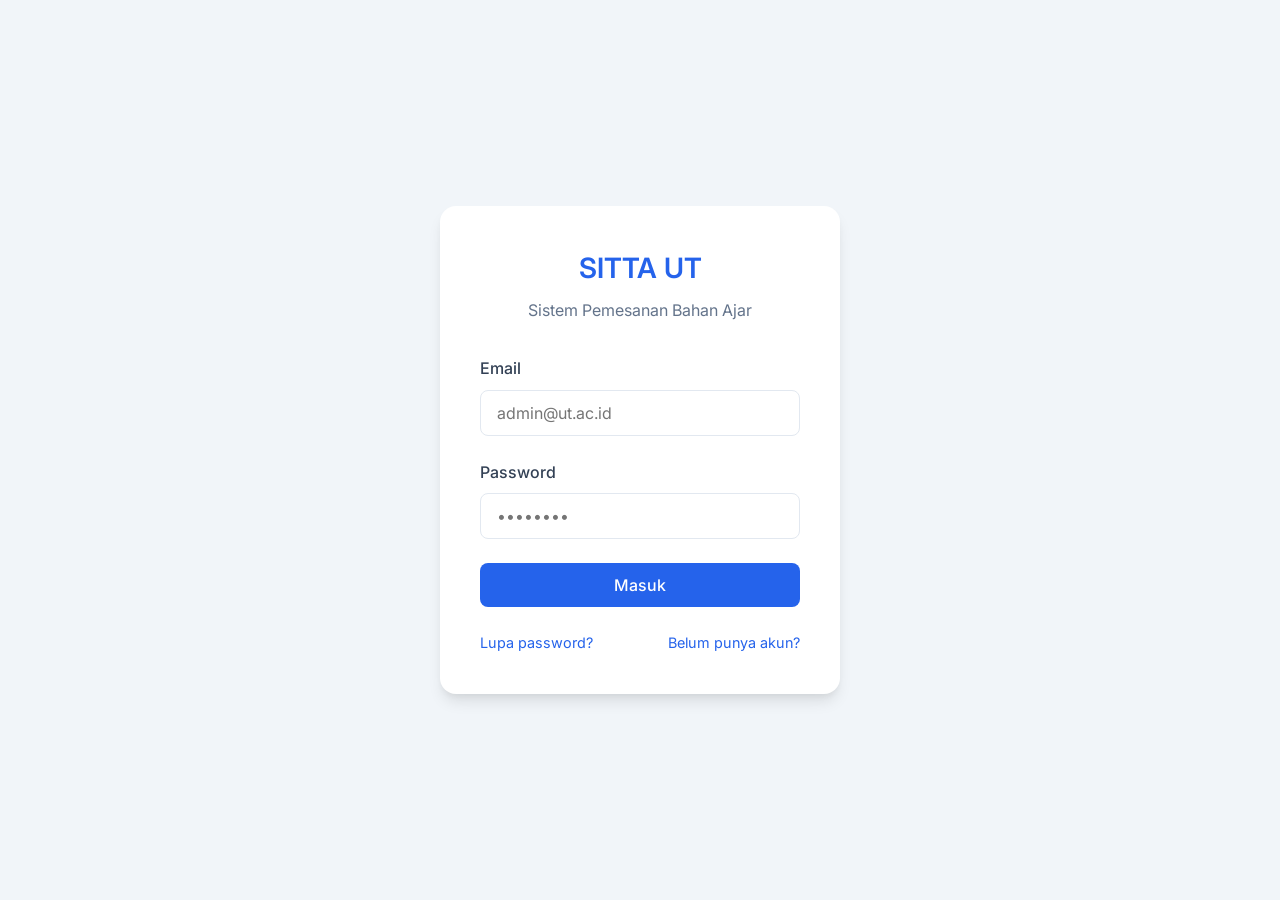
<file: sitta-praktik/index.html>
<!DOCTYPE html>
<html lang="id">
<head>
    <meta charset="UTF-8">
    <meta name="viewport" content="width=device-width, initial-scale=1.0">
    <title>SITTA - Login</title>
    <meta name="description" content="Sistem Informasi Tiras dan Transaksi Bahan Ajar UT">
    <link rel="stylesheet" href="css/style.css">
    <link href="https://fonts.googleapis.com/css2?family=Inter:wght@400;500;600;700&display=swap" rel="stylesheet">
</head>
<body>
    <div class="flex-center">
        <div class="login-container card">
            <div class="login-header">
                <h1>SITTA UT</h1>
                <p>Sistem Pemesanan Bahan Ajar</p>
            </div>

            <div id="loginAlert" class="alert"></div>

            <form id="loginForm">
                <div class="form-group">
                    <label for="email">Email</label>
                    <input type="email" id="email" class="form-control" placeholder="admin@ut.ac.id" required>
                </div>
                
                <div class="form-group">
                    <label for="password">Password</label>
                    <input type="password" id="password" class="form-control" placeholder="••••••••" required>
                </div>

                <button type="submit" class="btn btn-primary btn-block">Masuk</button>
            </form>

            <div class="login-actions">
                <a href="#" id="btnLupaPassword">Lupa password?</a>
                <a href="#" id="btnDaftar">Belum punya akun?</a>
            </div>
        </div>
    </div>

    <!-- Modal Lupa Password -->
    <div id="modalLupaPassword" class="modal">
        <div class="modal-content">
            <span class="close-modal">&times;</span>
            <h2>Lupa Password</h2>
            <p class="mb-4">Masukkan email Anda untuk mereset password.</p>
            <form id="lupaPasswordForm" onsubmit="event.preventDefault(); alert('Link reset password telah dikirim ke email Anda!'); document.getElementById('modalLupaPassword').classList.remove('show');">
                <div class="form-group">
                    <label>Email</label>
                    <input type="email" class="form-control" required>
                </div>
                <button type="submit" class="btn btn-primary btn-block">Kirim Link Reset</button>
            </form>
        </div>
    </div>

    <!-- Modal Daftar -->
    <div id="modalDaftar" class="modal">
        <div class="modal-content">
            <span class="close-modal">&times;</span>
            <h2>Daftar Akun Baru</h2>
            <p class="mb-4">Isi form di bawah ini untuk membuat akun SITTA.</p>
            <form id="daftarForm" onsubmit="event.preventDefault(); alert('Pendaftaran berhasil! Silakan login.'); document.getElementById('modalDaftar').classList.remove('show');">
                <div class="form-group">
                    <label>Nama Lengkap</label>
                    <input type="text" class="form-control" required>
                </div>
                <div class="form-group">
                    <label>Email</label>
                    <input type="email" class="form-control" required>
                </div>
                <div class="form-group">
                    <label>Password</label>
                    <input type="password" class="form-control" required>
                </div>
                <button type="submit" class="btn btn-primary btn-block">Daftar</button>
            </form>
        </div>
    </div>

    <script src="js/data.js"></script>
    <script src="js/script.js"></script>
</body>
</html>
</file>
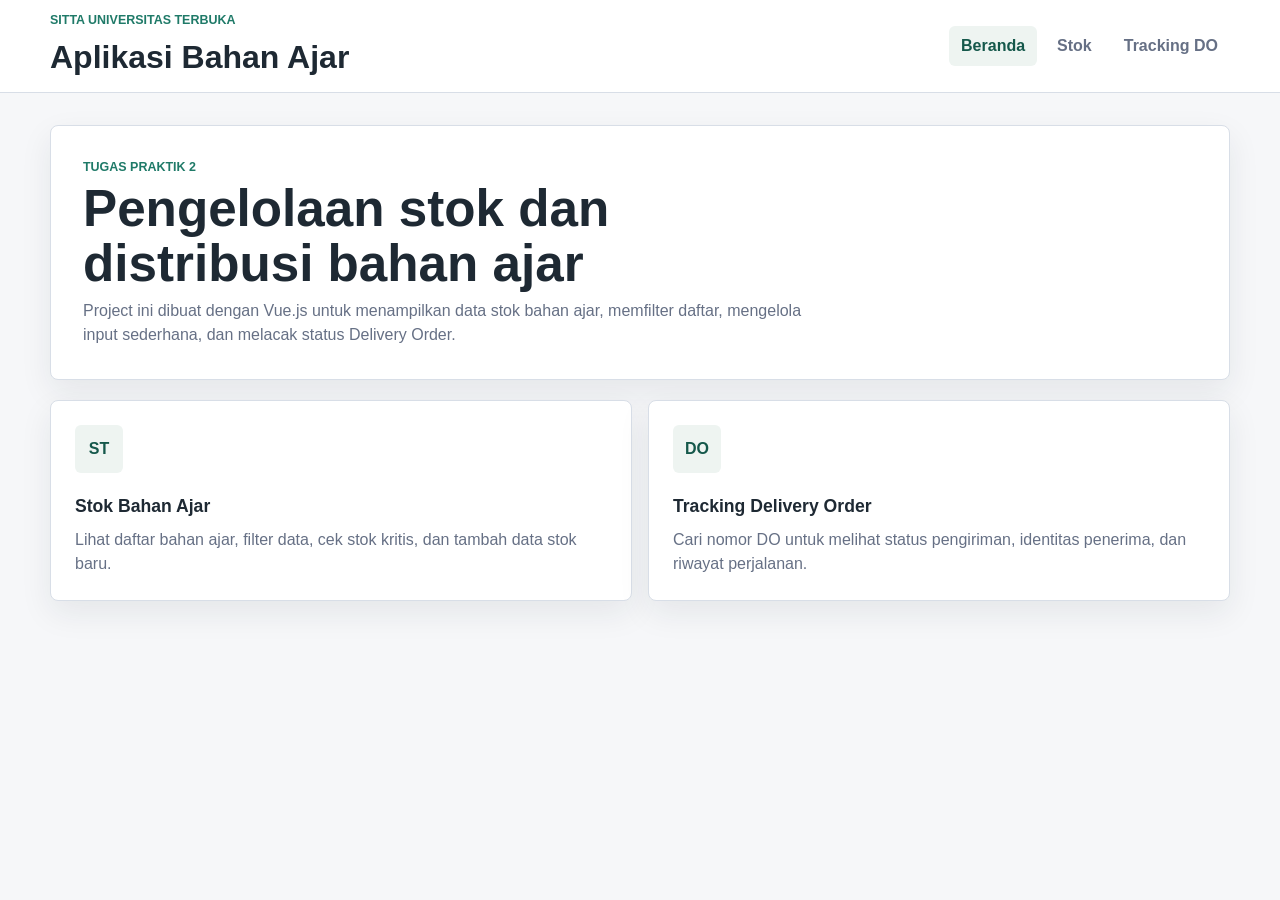
<file: tugas2-vue-ut/index.html>
<!DOCTYPE html>
<html lang="id">
<head>
  <meta charset="UTF-8">
  <meta name="viewport" content="width=device-width, initial-scale=1.0">
  <title>SITTA UT - Tugas 2 Vue</title>
  <link rel="stylesheet" href="css/style.css">
</head>
<body>
  <header class="site-header">
    <div class="container header-row">
      <div>
        <p class="eyebrow">SITTA Universitas Terbuka</p>
        <h1>Aplikasi Bahan Ajar</h1>
      </div>
      <nav class="nav-links" aria-label="Navigasi utama">
        <a class="active" href="index.html">Beranda</a>
        <a href="stok.html">Stok</a>
        <a href="tracking.html">Tracking DO</a>
      </nav>
    </div>
  </header>

  <main class="container main-grid">
    <section class="intro-panel">
      <p class="eyebrow">Tugas Praktik 2</p>
      <h2>Pengelolaan stok dan distribusi bahan ajar</h2>
      <p>
        Project ini dibuat dengan Vue.js untuk menampilkan data stok bahan ajar,
        memfilter daftar, mengelola input sederhana, dan melacak status Delivery Order.
      </p>
    </section>

    <section class="menu-grid" aria-label="Menu aplikasi">
      <a class="menu-card" href="stok.html">
        <span class="menu-icon">ST</span>
        <h3>Stok Bahan Ajar</h3>
        <p>Lihat daftar bahan ajar, filter data, cek stok kritis, dan tambah data stok baru.</p>
      </a>

      <a class="menu-card" href="tracking.html">
        <span class="menu-icon">DO</span>
        <h3>Tracking Delivery Order</h3>
        <p>Cari nomor DO untuk melihat status pengiriman, identitas penerima, dan riwayat perjalanan.</p>
      </a>
    </section>
  </main>
</body>
</html>
</file>
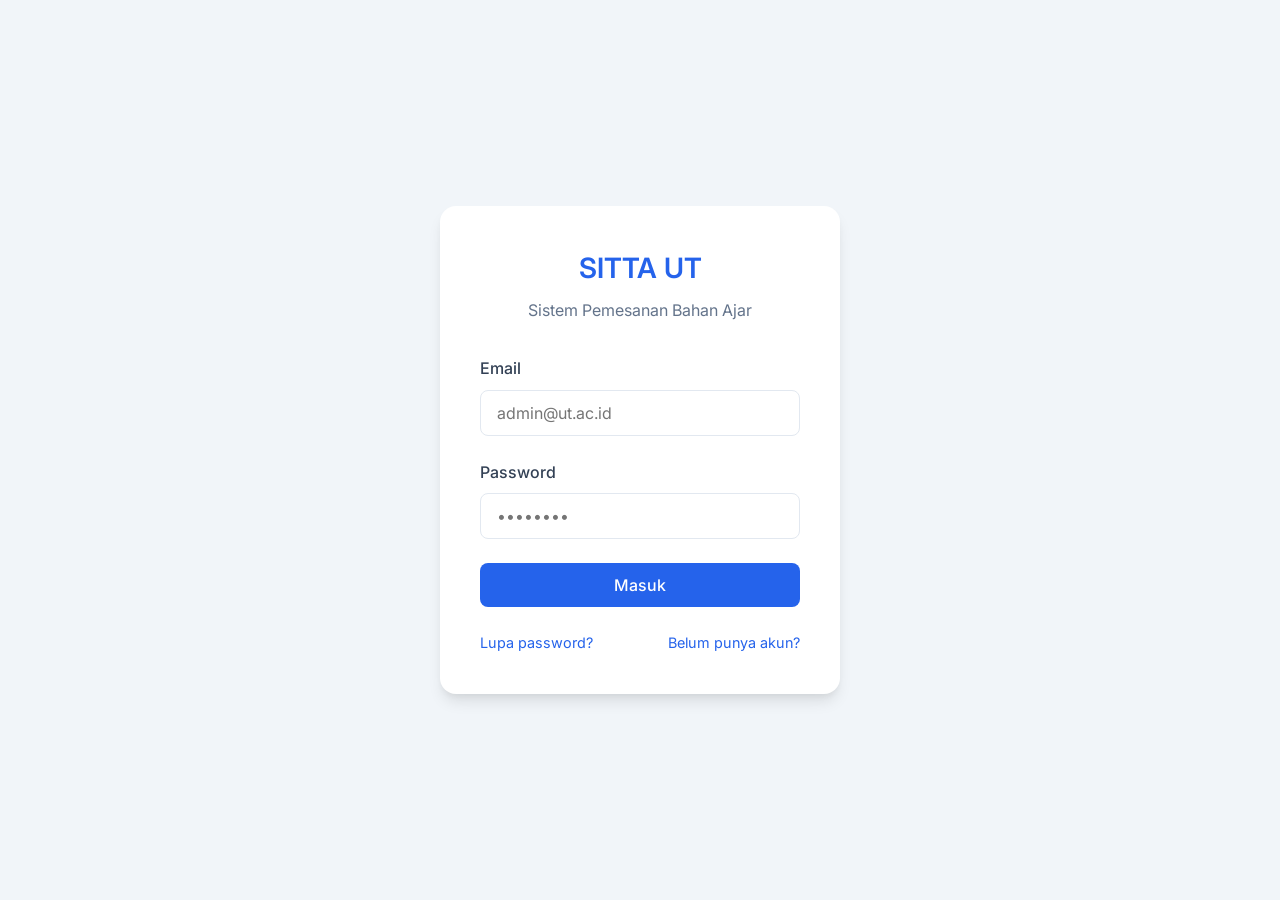
<file: sitta-praktik/dashboard.html>
<!DOCTYPE html>
<html lang="id">
<head>
    <meta charset="UTF-8">
    <meta name="viewport" content="width=device-width, initial-scale=1.0">
    <title>SITTA - Dashboard</title>
    <link rel="stylesheet" href="css/style.css">
    <link href="https://fonts.googleapis.com/css2?family=Inter:wght@400;500;600;700&display=swap" rel="stylesheet">
</head>
<body>
    <nav class="navbar">
        <a href="dashboard.html" class="navbar-brand">SITTA</a>
        <ul class="nav-links">
            <li><a href="dashboard.html" class="active">Beranda</a></li>
            <li><a href="stok.html">Informasi Bahan Ajar</a></li>
            <li><a href="tracking.html">Tracking Pengiriman</a></li>
            <li class="dropdown">
                <button class="dropbtn">Laporan ▾</button>
                <div class="dropdown-content">
                    <a href="#">Monitoring Progress DO</a>
                    <a href="#">Rekap Bahan Ajar</a>
                </div>
            </li>
            <li><a href="#">Histori Transaksi</a></li>
        </ul>
        <div class="nav-user">
            <span id="navUserName"></span>
            <a href="#" id="btnLogout" class="btn btn-outline" style="padding: 0.4rem 1rem; font-size: 0.85rem;">Logout</a>
        </div>
    </nav>

    <div class="container mt-4">
        <div class="greeting-section">
            <h1><span id="greetingMessage">Selamat Pagi</span>, <span id="userName">User</span>!</h1>
            <p>Selamat datang di Dashboard Sistem Informasi Tiras dan Transaksi Bahan Ajar UT.</p>
        </div>

        <div class="grid" style="display: grid; grid-template-columns: repeat(auto-fit, minmax(300px, 1fr)); gap: 1.5rem;">
            <div class="card">
                <h3>Ringkasan Stok</h3>
                <p class="mb-4 text-light">Pantau ketersediaan bahan ajar terbaru secara real-time.</p>
                <a href="stok.html" class="btn btn-primary">Lihat Stok</a>
            </div>
            
            <div class="card">
                <h3>Lacak Pengiriman</h3>
                <p class="mb-4 text-light">Cek status pengiriman bahan ajar berdasarkan nomor DO.</p>
                <a href="tracking.html" class="btn btn-primary">Tracking Sekarang</a>
            </div>
        </div>
    </div>

    <script src="js/data.js"></script>
    <script src="js/script.js"></script>
    <script>
        // Check if user is logged in
        if(!sessionStorage.getItem('loggedInUser')){
            window.location.href = 'index.html';
        }
    </script>
</body>
</html>
</file>
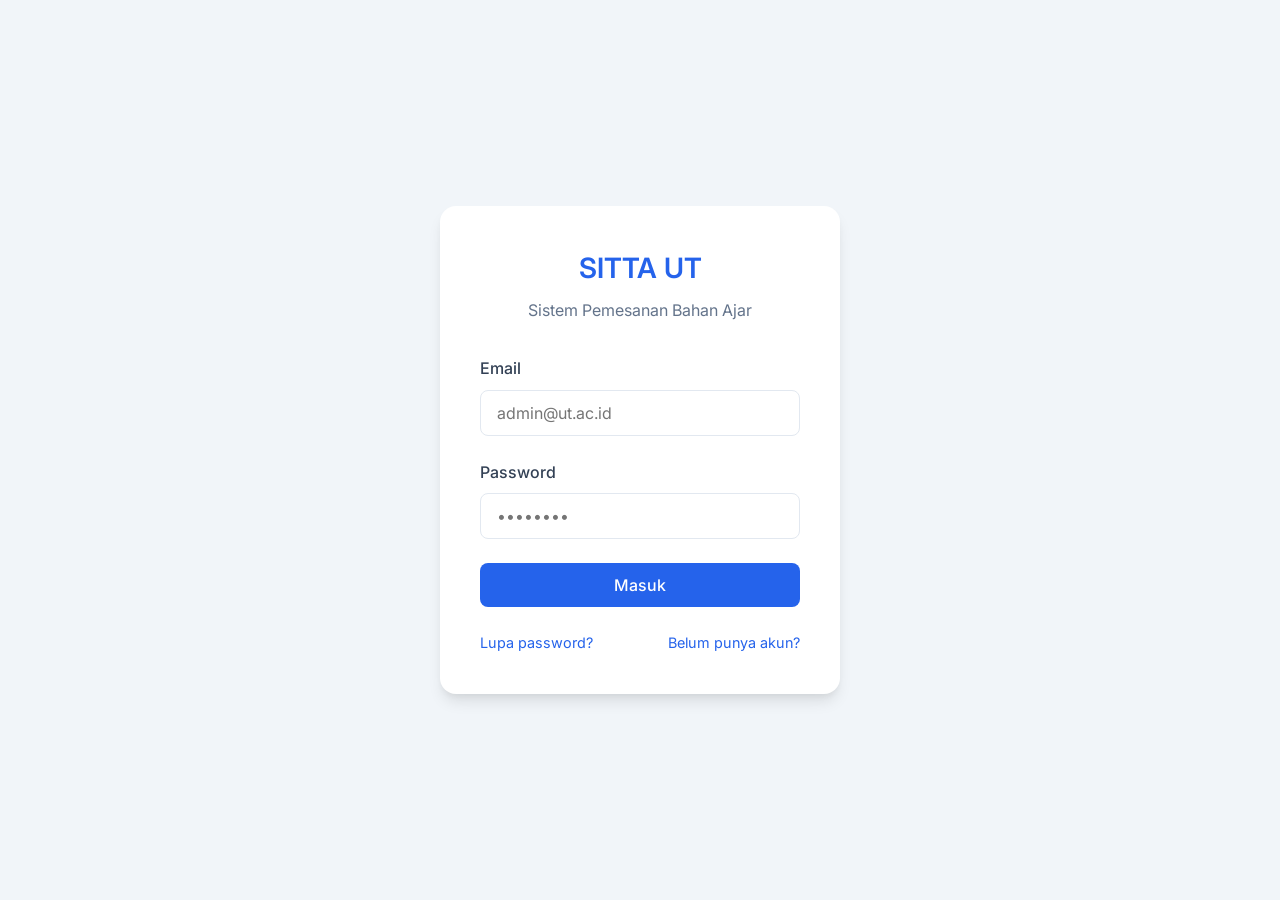
<file: sitta-praktik/stok.html>
<!DOCTYPE html>
<html lang="id">
<head>
    <meta charset="UTF-8">
    <meta name="viewport" content="width=device-width, initial-scale=1.0">
    <title>SITTA - Informasi Stok</title>
    <link rel="stylesheet" href="css/style.css">
    <link href="https://fonts.googleapis.com/css2?family=Inter:wght@400;500;600;700&display=swap" rel="stylesheet">
</head>
<body>
    <nav class="navbar">
        <a href="dashboard.html" class="navbar-brand">SITTA</a>
        <ul class="nav-links">
            <li><a href="dashboard.html">Beranda</a></li>
            <li><a href="stok.html" class="active">Informasi Bahan Ajar</a></li>
            <li><a href="tracking.html">Tracking Pengiriman</a></li>
            <li class="dropdown">
                <button class="dropbtn">Laporan ▾</button>
                <div class="dropdown-content">
                    <a href="#">Monitoring Progress DO</a>
                    <a href="#">Rekap Bahan Ajar</a>
                </div>
            </li>
            <li><a href="#">Histori Transaksi</a></li>
        </ul>
        <div class="nav-user">
            <a href="#" id="btnLogout" class="btn btn-outline" style="padding: 0.4rem 1rem; font-size: 0.85rem;">Logout</a>
        </div>
    </nav>

    <div class="container mt-4">
        <div class="action-header">
            <h2>Stok Bahan Ajar</h2>
            <button id="btnTambahModal" class="btn btn-primary">+ Tambah Stok</button>
        </div>

        <div id="stokAlert" class="alert"></div>

        <div class="table-responsive">
            <table class="table">
                <thead>
                    <tr>
                        <th>Kode Lokasi</th>
                        <th>Kode Barang</th>
                        <th>Nama Barang</th>
                        <th>Jenis Barang</th>
                        <th>Edisi</th>
                        <th>Stok</th>
                    </tr>
                </thead>
                <tbody id="stokTableBody">
                    <!-- Dinamis via JS -->
                </tbody>
            </table>
        </div>
    </div>

    <!-- Modal Tambah Stok -->
    <div id="modalTambahStok" class="modal">
        <div class="modal-content">
            <span class="close-modal">&times;</span>
            <h2>Tambah Stok Baru</h2>
            <p class="mb-4 text-light">Isi form di bawah untuk menambahkan item baru.</p>
            
            <form id="formTambahStok">
                <div class="form-group">
                    <label>Kode Lokasi</label>
                    <input type="text" id="inputKodeLokasi" class="form-control" required placeholder="Contoh: 0JKT01">
                </div>
                <div class="form-group">
                    <label>Kode Barang</label>
                    <input type="text" id="inputKodeBarang" class="form-control" required placeholder="Contoh: EKMA4216">
                </div>
                <div class="form-group">
                    <label>Nama Barang</label>
                    <input type="text" id="inputNamaBarang" class="form-control" required placeholder="Nama Buku/BMP">
                </div>
                <div style="display: grid; grid-template-columns: 1fr 1fr; gap: 1rem;">
                    <div class="form-group">
                        <label>Jenis</label>
                        <select id="inputJenisBarang" class="form-control" required>
                            <option value="BMP">BMP</option>
                            <option value="Non-BMP">Non-BMP</option>
                        </select>
                    </div>
                    <div class="form-group">
                        <label>Edisi</label>
                        <input type="number" id="inputEdisi" class="form-control" required placeholder="Edisi" min="1">
                    </div>
                </div>
                <div class="form-group">
                    <label>Jumlah Stok</label>
                    <input type="number" id="inputStok" class="form-control" required placeholder="Jumlah" min="0">
                </div>
                
                <button type="submit" class="btn btn-primary btn-block mt-4">Simpan Data</button>
            </form>
        </div>
    </div>

    <script src="js/data.js"></script>
    <script src="js/script.js"></script>
    <script>
        if(!sessionStorage.getItem('loggedInUser')){
            window.location.href = 'index.html';
        }
    </script>
</body>
</html>
</file>
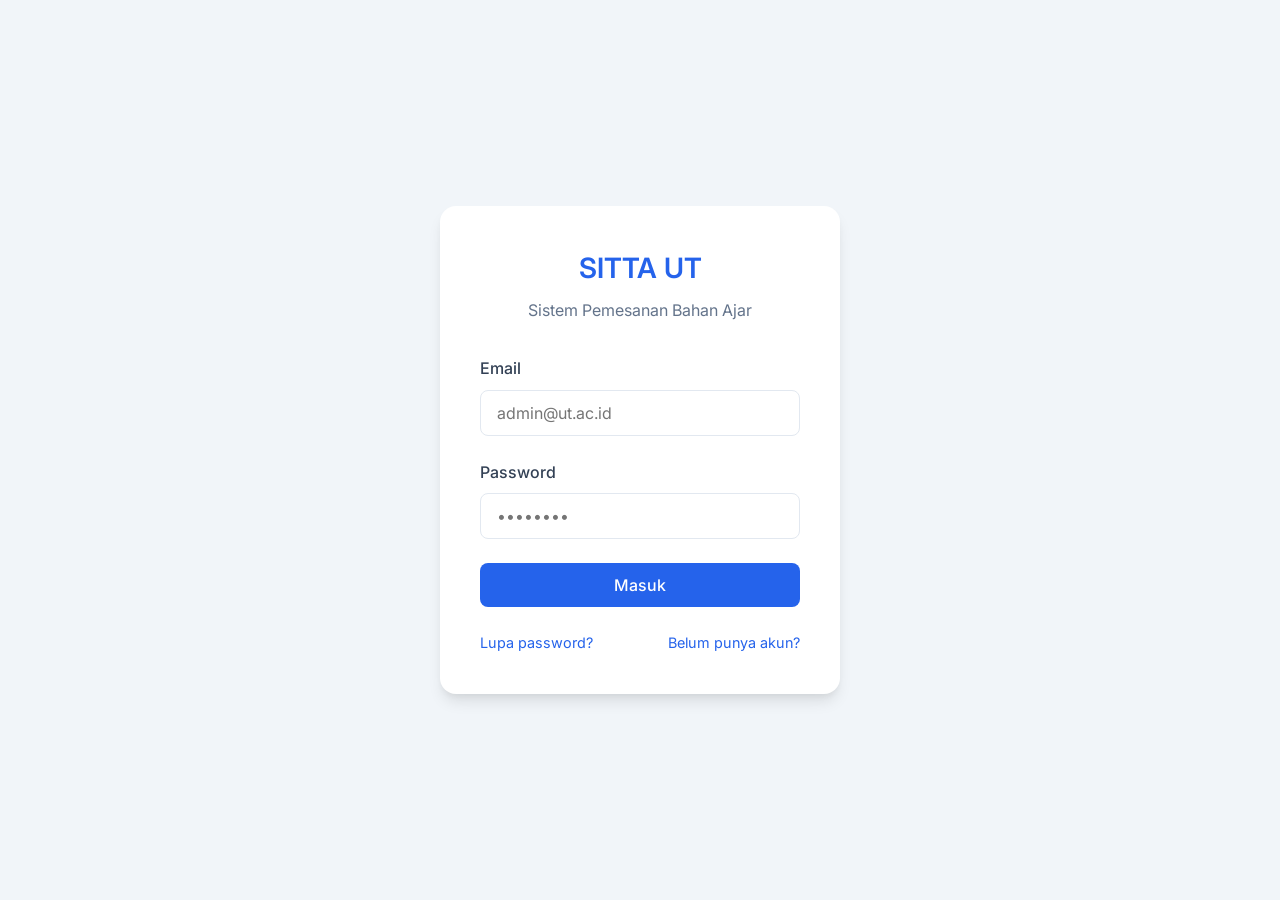
<file: sitta-praktik/tracking.html>
<!DOCTYPE html>
<html lang="id">
<head>
    <meta charset="UTF-8">
    <meta name="viewport" content="width=device-width, initial-scale=1.0">
    <title>SITTA - Tracking Pengiriman</title>
    <link rel="stylesheet" href="css/style.css">
    <link href="https://fonts.googleapis.com/css2?family=Inter:wght@400;500;600;700&display=swap" rel="stylesheet">
</head>
<body>
    <nav class="navbar">
        <a href="dashboard.html" class="navbar-brand">SITTA</a>
        <ul class="nav-links">
            <li><a href="dashboard.html">Beranda</a></li>
            <li><a href="stok.html">Informasi Bahan Ajar</a></li>
            <li><a href="tracking.html" class="active">Tracking Pengiriman</a></li>
            <li class="dropdown">
                <button class="dropbtn">Laporan ▾</button>
                <div class="dropdown-content">
                    <a href="#">Monitoring Progress DO</a>
                    <a href="#">Rekap Bahan Ajar</a>
                </div>
            </li>
            <li><a href="#">Histori Transaksi</a></li>
        </ul>
        <div class="nav-user">
            <a href="#" id="btnLogout" class="btn btn-outline" style="padding: 0.4rem 1rem; font-size: 0.85rem;">Logout</a>
        </div>
    </nav>

    <div class="container mt-4">
        <div class="card">
            <h2 class="mb-4">Lacak Kiriman Bahan Ajar</h2>
            
            <form id="trackingForm" class="search-bar">
                <input type="text" id="noDO" class="form-control" placeholder="Masukkan Nomor DO/Billing (Coba: 2023001234 atau 2023005678)">
                <button type="submit" class="btn btn-primary">Lacak</button>
            </form>

            <div id="trackingAlert" class="alert"></div>

            <div id="trackingResult" class="tracking-result">
                <div class="tracking-header">
                    <h3 style="color: var(--primary-color); margin-bottom: 0.5rem;">Informasi Pengiriman</h3>
                    <div class="tracking-info-grid">
                        <div class="info-item">
                            <span class="info-label">Nama Mahasiswa</span>
                            <span class="info-value" id="resNama">-</span>
                        </div>
                        <div class="info-item">
                            <span class="info-label">Status Terkini</span>
                            <span class="info-value" id="resStatus">-</span>
                        </div>
                        <div class="info-item">
                            <span class="info-label">Ekspedisi</span>
                            <span class="info-value" id="resEkspedisi">-</span>
                        </div>
                        <div class="info-item">
                            <span class="info-label">Tanggal Kirim</span>
                            <span class="info-value" id="resTgl">-</span>
                        </div>
                        <div class="info-item">
                            <span class="info-label">Kode Paket</span>
                            <span class="info-value" id="resPaket">-</span>
                        </div>
                        <div class="info-item">
                            <span class="info-label">Total Pembayaran</span>
                            <span class="info-value" id="resTotal">-</span>
                        </div>
                    </div>
                </div>

                <h3 class="mt-4 mb-4">Perjalanan Paket</h3>
                <div class="timeline" id="resTimeline">
                    <!-- Dinamis via JS -->
                </div>
            </div>
        </div>
    </div>

    <script src="js/data.js"></script>
    <script src="js/script.js"></script>
    <script>
        if(!sessionStorage.getItem('loggedInUser')){
            window.location.href = 'index.html';
        }
    </script>
</body>
</html>
</file>
<file: sitta-praktik/css/style.css>
:root {
    --primary-color: #2563eb;
    --primary-hover: #1d4ed8;
    --secondary-color: #f8fafc;
    --text-color: #334155;
    --text-light: #64748b;
    --bg-color: #f1f5f9;
    --card-bg: #ffffff;
    --border-color: #e2e8f0;
    --danger: #ef4444;
    --success: #10b981;
    --warning: #f59e0b;
    --font-main: 'Inter', 'Segoe UI', Tahoma, Geneva, Verdana, sans-serif;
}

* {
    margin: 0;
    padding: 0;
    box-sizing: border-box;
}

body {
    font-family: var(--font-main);
    background-color: var(--bg-color);
    color: var(--text-color);
    line-height: 1.6;
}

/* Typography */
h1, h2, h3, h4 {
    color: var(--text-color);
    font-weight: 600;
}

/* Layout Utilities */
.container {
    max-width: 1200px;
    margin: 0 auto;
    padding: 2rem;
}

.flex-center {
    display: flex;
    justify-content: center;
    align-items: center;
    min-height: 100vh;
}

/* Forms & Inputs */
.form-group {
    margin-bottom: 1.5rem;
}

.form-group label {
    display: block;
    margin-bottom: 0.5rem;
    font-weight: 500;
    color: var(--text-color);
}

.form-control {
    width: 100%;
    padding: 0.75rem 1rem;
    border: 1px solid var(--border-color);
    border-radius: 0.5rem;
    font-size: 1rem;
    transition: all 0.3s ease;
    font-family: inherit;
}

.form-control:focus {
    outline: none;
    border-color: var(--primary-color);
    box-shadow: 0 0 0 3px rgba(37, 99, 235, 0.1);
}

/* Buttons */
.btn {
    display: inline-block;
    padding: 0.75rem 1.5rem;
    font-size: 1rem;
    font-weight: 500;
    text-align: center;
    border-radius: 0.5rem;
    cursor: pointer;
    border: none;
    transition: all 0.3s ease;
    font-family: inherit;
}

.btn-primary {
    background-color: var(--primary-color);
    color: white;
}

.btn-primary:hover {
    background-color: var(--primary-hover);
    transform: translateY(-1px);
    box-shadow: 0 4px 6px rgba(37, 99, 235, 0.2);
}

.btn-outline {
    background-color: transparent;
    border: 1px solid var(--primary-color);
    color: var(--primary-color);
}

.btn-outline:hover {
    background-color: var(--primary-color);
    color: white;
}

.btn-danger {
    background-color: var(--danger);
    color: white;
}

.btn-danger:hover {
    background-color: #dc2626;
}

.btn-block {
    width: 100%;
}

/* Cards */
.card {
    background: var(--card-bg);
    border-radius: 1rem;
    box-shadow: 0 10px 15px -3px rgba(0, 0, 0, 0.1), 0 4px 6px -2px rgba(0, 0, 0, 0.05);
    padding: 2.5rem;
    width: 100%;
}

/* Login Page Specific */
.login-container {
    width: 100%;
    max-width: 400px;
}

.login-header {
    text-align: center;
    margin-bottom: 2rem;
}

.login-header h1 {
    font-size: 1.75rem;
    color: var(--primary-color);
    margin-bottom: 0.5rem;
}

.login-header p {
    color: var(--text-light);
}

.login-actions {
    display: flex;
    justify-content: space-between;
    margin-top: 1.5rem;
    font-size: 0.9rem;
}

.login-actions a {
    color: var(--primary-color);
    text-decoration: none;
    cursor: pointer;
}

.login-actions a:hover {
    text-decoration: underline;
}

/* Modals */
.modal {
    display: none;
    position: fixed;
    z-index: 1000;
    left: 0;
    top: 0;
    width: 100%;
    height: 100%;
    background-color: rgba(0, 0, 0, 0.5);
    backdrop-filter: blur(4px);
    opacity: 0;
    transition: opacity 0.3s ease;
}

.modal.show {
    display: flex;
    justify-content: center;
    align-items: center;
    opacity: 1;
}

.modal-content {
    background-color: var(--card-bg);
    padding: 2rem;
    border-radius: 1rem;
    width: 100%;
    max-width: 450px;
    position: relative;
    transform: translateY(-20px);
    transition: transform 0.3s ease;
    box-shadow: 0 20px 25px -5px rgba(0, 0, 0, 0.1);
}

.modal.show .modal-content {
    transform: translateY(0);
}

.close-modal {
    position: absolute;
    right: 1.5rem;
    top: 1.5rem;
    font-size: 1.5rem;
    cursor: pointer;
    color: var(--text-light);
    line-height: 1;
}

.close-modal:hover {
    color: var(--danger);
}

/* Navbar */
.navbar {
    background-color: var(--card-bg);
    box-shadow: 0 1px 3px rgba(0,0,0,0.1);
    padding: 1rem 2rem;
    display: flex;
    justify-content: space-between;
    align-items: center;
    position: sticky;
    top: 0;
    z-index: 100;
}

.navbar-brand {
    font-size: 1.5rem;
    font-weight: 700;
    color: var(--primary-color);
    text-decoration: none;
}

.nav-links {
    display: flex;
    gap: 1.5rem;
    list-style: none;
}

.nav-links a {
    text-decoration: none;
    color: var(--text-light);
    font-weight: 500;
    transition: color 0.3s ease;
    padding: 0.5rem 0;
}

.nav-links a:hover, .nav-links a.active {
    color: var(--primary-color);
}

.nav-user {
    display: flex;
    align-items: center;
    gap: 1rem;
}

/* Dropdown */
.dropdown {
    position: relative;
    display: inline-block;
}

.dropbtn {
    background: none;
    border: none;
    cursor: pointer;
    font-size: 1rem;
    color: var(--text-light);
    font-weight: 500;
    padding: 0.5rem 0;
}

.dropdown-content {
    display: none;
    position: absolute;
    background-color: var(--card-bg);
    min-width: 160px;
    box-shadow: 0 8px 16px rgba(0,0,0,0.1);
    border-radius: 0.5rem;
    z-index: 1;
    overflow: hidden;
    top: 100%;
}

.dropdown-content a {
    color: var(--text-color);
    padding: 12px 16px;
    text-decoration: none;
    display: block;
    transition: background 0.3s;
}

.dropdown-content a:hover {
    background-color: var(--bg-color);
    color: var(--primary-color);
}

.dropdown:hover .dropdown-content {
    display: block;
}

.dropdown:hover .dropbtn {
    color: var(--primary-color);
}

/* Dashboard Specific */
.greeting-section {
    margin-bottom: 2rem;
    padding: 2rem;
    background: linear-gradient(135deg, var(--primary-color), #4f46e5);
    color: white;
    border-radius: 1rem;
    box-shadow: 0 4px 6px rgba(0,0,0,0.1);
}

.greeting-section h1 {
    color: white;
    margin-bottom: 0.5rem;
}

/* Tracking Page Specific */
.search-bar {
    display: flex;
    gap: 1rem;
    margin-bottom: 2rem;
}

.search-bar .form-control {
    flex: 1;
}

.tracking-result {
    display: none;
}

.tracking-header {
    background-color: var(--card-bg);
    padding: 1.5rem;
    border-radius: 1rem;
    margin-bottom: 2rem;
    box-shadow: 0 2px 4px rgba(0,0,0,0.05);
}

.tracking-info-grid {
    display: grid;
    grid-template-columns: repeat(auto-fit, minmax(200px, 1fr));
    gap: 1.5rem;
    margin-top: 1rem;
}

.info-item {
    display: flex;
    flex-direction: column;
}

.info-label {
    font-size: 0.875rem;
    color: var(--text-light);
    margin-bottom: 0.25rem;
}

.info-value {
    font-weight: 600;
    color: var(--text-color);
}

/* Timeline (Tracking) */
.timeline {
    position: relative;
    padding-left: 2rem;
    margin-top: 2rem;
}

.timeline::before {
    content: '';
    position: absolute;
    left: 0;
    top: 0;
    bottom: 0;
    width: 2px;
    background-color: var(--border-color);
}

.timeline-item {
    position: relative;
    margin-bottom: 1.5rem;
}

.timeline-item::before {
    content: '';
    position: absolute;
    left: -2.35rem;
    top: 0.25rem;
    width: 12px;
    height: 12px;
    border-radius: 50%;
    background-color: var(--primary-color);
    border: 3px solid white;
    box-shadow: 0 0 0 2px var(--primary-color);
}

.timeline-item.completed::before {
    background-color: var(--success);
    box-shadow: 0 0 0 2px var(--success);
}

.timeline-date {
    font-size: 0.875rem;
    color: var(--text-light);
    margin-bottom: 0.25rem;
}

.timeline-content {
    background: var(--card-bg);
    padding: 1rem;
    border-radius: 0.5rem;
    border: 1px solid var(--border-color);
}

/* Stok Page Specific */
.table-responsive {
    overflow-x: auto;
    background: var(--card-bg);
    border-radius: 1rem;
    box-shadow: 0 4px 6px -1px rgba(0,0,0,0.1);
}

.table {
    width: 100%;
    border-collapse: collapse;
}

.table th, .table td {
    padding: 1rem 1.5rem;
    text-align: left;
    border-bottom: 1px solid var(--border-color);
}

.table th {
    background-color: #f8fafc;
    font-weight: 600;
    color: var(--text-light);
    text-transform: uppercase;
    font-size: 0.75rem;
    letter-spacing: 0.05em;
}

.table tbody tr:hover {
    background-color: #f1f5f9;
}

.badge {
    padding: 0.25rem 0.75rem;
    border-radius: 9999px;
    font-size: 0.75rem;
    font-weight: 600;
}

.badge-success {
    background-color: #d1fae5;
    color: #065f46;
}

.badge-warning {
    background-color: #fef3c7;
    color: #92400e;
}

.badge-danger {
    background-color: #fee2e2;
    color: #991b1b;
}

.action-header {
    display: flex;
    justify-content: space-between;
    align-items: center;
    margin-bottom: 1.5rem;
}

/* Alerts */
.alert {
    padding: 1rem;
    border-radius: 0.5rem;
    margin-bottom: 1rem;
    display: none;
    font-weight: 500;
}

.alert-danger {
    background-color: #fee2e2;
    color: #dc2626;
    border: 1px solid #f87171;
}

.alert-success {
    background-color: #d1fae5;
    color: #059669;
    border: 1px solid #34d399;
}

/* Utility */
.mt-4 { margin-top: 1rem; }
.mb-4 { margin-bottom: 1rem; }
.text-center { text-align: center; }
</file>
<file: tugas2-vue-ut/css/style.css>
:root {
  --bg: #f6f7f9;
  --surface: #ffffff;
  --surface-soft: #eef4f1;
  --text: #1e2933;
  --muted: #667085;
  --line: #d8dee7;
  --primary: #1f7a68;
  --primary-dark: #15584b;
  --accent: #b65f2a;
  --danger: #b42318;
  --warning: #b7791f;
  --success: #19765a;
  --shadow: 0 12px 32px rgba(30, 41, 51, 0.08);
}

* {
  box-sizing: border-box;
}

body {
  margin: 0;
  background: var(--bg);
  color: var(--text);
  font-family: Arial, Helvetica, sans-serif;
  line-height: 1.5;
}

a {
  color: inherit;
  text-decoration: none;
}

.container {
  width: min(1180px, calc(100% - 32px));
  margin: 0 auto;
}

.site-header {
  background: var(--surface);
  border-bottom: 1px solid var(--line);
}

.header-row {
  min-height: 92px;
  display: flex;
  align-items: center;
  justify-content: space-between;
  gap: 24px;
}

.eyebrow {
  margin: 0 0 4px;
  color: var(--primary);
  font-size: 0.78rem;
  font-weight: 700;
  letter-spacing: 0;
  text-transform: uppercase;
}

h1,
h2,
h3,
p {
  margin-top: 0;
}

h1 {
  margin-bottom: 0;
  font-size: clamp(1.6rem, 2.5vw, 2.3rem);
}

h2 {
  margin-bottom: 8px;
  font-size: 1.25rem;
}

h3 {
  margin-bottom: 8px;
  font-size: 1.1rem;
}

.nav-links {
  display: flex;
  align-items: center;
  gap: 8px;
  flex-wrap: wrap;
}

.nav-links a {
  min-height: 40px;
  display: inline-flex;
  align-items: center;
  padding: 8px 12px;
  border-radius: 6px;
  color: var(--muted);
  font-weight: 700;
}

.nav-links a:hover,
.nav-links a.active {
  background: var(--surface-soft);
  color: var(--primary-dark);
}

.main-grid,
.page-layout,
.tracking-layout {
  padding: 32px 0 48px;
}

.intro-panel,
.tracking-search,
.tracking-result,
.empty-tracking,
.toolbar-panel,
.table-panel,
.side-panel {
  background: var(--surface);
  border: 1px solid var(--line);
  border-radius: 8px;
  box-shadow: var(--shadow);
}

.intro-panel {
  padding: 32px;
  margin-bottom: 20px;
}

.intro-panel h2 {
  max-width: 720px;
  font-size: clamp(1.8rem, 4vw, 3.2rem);
  line-height: 1.08;
}

.intro-panel p:last-child {
  max-width: 720px;
  margin-bottom: 0;
  color: var(--muted);
}

.menu-grid {
  display: grid;
  grid-template-columns: repeat(2, minmax(0, 1fr));
  gap: 16px;
}

.menu-card {
  min-height: 190px;
  padding: 24px;
  background: var(--surface);
  border: 1px solid var(--line);
  border-radius: 8px;
  box-shadow: var(--shadow);
}

.menu-card:hover {
  border-color: var(--primary);
  transform: translateY(-2px);
}

.menu-icon {
  width: 48px;
  height: 48px;
  display: inline-flex;
  align-items: center;
  justify-content: center;
  margin-bottom: 20px;
  border-radius: 6px;
  background: var(--surface-soft);
  color: var(--primary-dark);
  font-weight: 800;
}

.menu-card p {
  margin-bottom: 0;
  color: var(--muted);
}

.toolbar-panel {
  display: grid;
  grid-template-columns: 1.3fr repeat(3, 1fr) auto auto;
  gap: 14px;
  align-items: end;
  padding: 18px;
  margin-bottom: 16px;
}

.field {
  display: grid;
  gap: 6px;
}

label {
  color: var(--muted);
  font-size: 0.86rem;
  font-weight: 700;
}

input,
select {
  width: 100%;
  min-height: 42px;
  padding: 8px 10px;
  border: 1px solid var(--line);
  border-radius: 6px;
  background: #fff;
  color: var(--text);
  font: inherit;
}

input:focus,
select:focus {
  outline: 2px solid rgba(31, 122, 104, 0.2);
  border-color: var(--primary);
}

.check-field {
  min-height: 42px;
  display: flex;
  align-items: center;
  gap: 8px;
  padding: 8px 10px;
  border: 1px solid var(--line);
  border-radius: 6px;
}

.check-field input {
  width: auto;
  min-height: auto;
}

.primary-button,
.secondary-button {
  min-height: 42px;
  padding: 9px 14px;
  border: 1px solid transparent;
  border-radius: 6px;
  cursor: pointer;
  font: inherit;
  font-weight: 800;
}

.primary-button {
  background: var(--primary);
  color: #fff;
}

.primary-button:hover {
  background: var(--primary-dark);
}

.secondary-button {
  background: var(--surface);
  border-color: var(--line);
  color: var(--text);
}

.secondary-button:hover {
  border-color: var(--primary);
  color: var(--primary-dark);
}

.notice {
  padding: 10px 12px;
  margin: 0 0 16px;
  border: 1px solid #b7d8ce;
  border-radius: 6px;
  background: #eef8f5;
  color: var(--primary-dark);
}

.stats-grid {
  display: grid;
  grid-template-columns: repeat(3, minmax(0, 1fr));
  gap: 12px;
  margin-bottom: 16px;
}

.stat-card {
  padding: 18px;
  background: var(--surface);
  border: 1px solid var(--line);
  border-radius: 8px;
}

.stat-card span,
.detail-grid span {
  display: block;
  color: var(--muted);
  font-size: 0.82rem;
  font-weight: 700;
}

.stat-card strong {
  display: block;
  margin-top: 4px;
  font-size: 1.45rem;
}

.stat-card.danger strong {
  color: var(--danger);
}

.content-grid {
  display: grid;
  grid-template-columns: minmax(0, 1fr) 340px;
  gap: 16px;
  align-items: start;
}

.table-panel,
.side-panel,
.tracking-search,
.tracking-result,
.empty-tracking {
  padding: 20px;
}

.section-heading {
  display: flex;
  align-items: start;
  justify-content: space-between;
  gap: 16px;
  margin-bottom: 16px;
}

.section-heading p {
  margin-bottom: 0;
  color: var(--muted);
}

.table-scroll {
  overflow-x: auto;
}

table {
  width: 100%;
  border-collapse: collapse;
  min-width: 900px;
}

th,
td {
  padding: 12px 10px;
  border-bottom: 1px solid var(--line);
  text-align: left;
  vertical-align: top;
}

th {
  color: var(--muted);
  font-size: 0.78rem;
  text-transform: uppercase;
}

.code-cell {
  font-weight: 800;
}

.badge {
  display: inline-flex;
  min-height: 28px;
  align-items: center;
  padding: 4px 8px;
  border-radius: 999px;
  background: #edf2f7;
  color: var(--text);
  font-size: 0.78rem;
  font-weight: 800;
  white-space: nowrap;
}

.badge.success {
  background: #e8f5ef;
  color: var(--success);
}

.badge.warning {
  background: #fff7e6;
  color: var(--warning);
}

.badge.danger {
  background: #fff1f0;
  color: var(--danger);
}

.empty-state {
  padding: 24px;
  border: 1px dashed var(--line);
  border-radius: 8px;
  color: var(--muted);
  text-align: center;
}

.form-stack {
  display: grid;
  gap: 14px;
}

.split-fields {
  display: grid;
  grid-template-columns: repeat(2, minmax(0, 1fr));
  gap: 12px;
}

.form-message {
  margin: 0;
  color: var(--success);
  font-weight: 700;
}

.form-message.error {
  color: var(--danger);
}

.tracking-layout {
  display: grid;
  grid-template-columns: 380px minmax(0, 1fr);
  gap: 16px;
  align-items: start;
}

.tracking-form {
  display: grid;
  gap: 14px;
}

.button-row {
  display: flex;
  gap: 10px;
  flex-wrap: wrap;
}

.result-header {
  display: flex;
  align-items: start;
  justify-content: space-between;
  gap: 16px;
  margin-bottom: 20px;
}

.detail-grid {
  display: grid;
  grid-template-columns: repeat(3, minmax(0, 1fr));
  gap: 12px;
  margin-bottom: 24px;
}

.detail-grid div {
  padding: 14px;
  border: 1px solid var(--line);
  border-radius: 8px;
  background: #fbfcfd;
}

.detail-grid strong {
  display: block;
  margin-top: 4px;
}

.timeline {
  display: grid;
  gap: 14px;
  padding: 0;
  margin: 0;
  list-style: none;
}

.timeline li {
  display: grid;
  grid-template-columns: 34px 1fr;
  gap: 12px;
}

.timeline-index {
  width: 34px;
  height: 34px;
  display: inline-flex;
  align-items: center;
  justify-content: center;
  border-radius: 50%;
  background: var(--primary);
  color: #fff;
  font-weight: 800;
}

.timeline time {
  display: block;
  color: var(--muted);
  font-size: 0.84rem;
  font-weight: 700;
}

.timeline p {
  margin-bottom: 0;
}

.empty-tracking {
  min-height: 240px;
  display: grid;
  align-content: center;
}

.empty-tracking p {
  margin-bottom: 0;
  color: var(--muted);
}

@media (max-width: 980px) {
  .header-row,
  .section-heading,
  .result-header {
    align-items: stretch;
    flex-direction: column;
  }

  .toolbar-panel,
  .content-grid,
  .tracking-layout {
    grid-template-columns: 1fr;
  }

  .stats-grid,
  .detail-grid,
  .menu-grid {
    grid-template-columns: 1fr;
  }
}

@media (max-width: 560px) {
  .container {
    width: min(100% - 20px, 1180px);
  }

  .main-grid,
  .page-layout,
  .tracking-layout {
    padding-top: 20px;
  }

  .intro-panel,
  .table-panel,
  .side-panel,
  .tracking-search,
  .tracking-result,
  .empty-tracking {
    padding: 16px;
  }

  .split-fields,
  .button-row {
    grid-template-columns: 1fr;
  }

  .button-row .primary-button,
  .button-row .secondary-button {
    width: 100%;
  }
}
</file>
